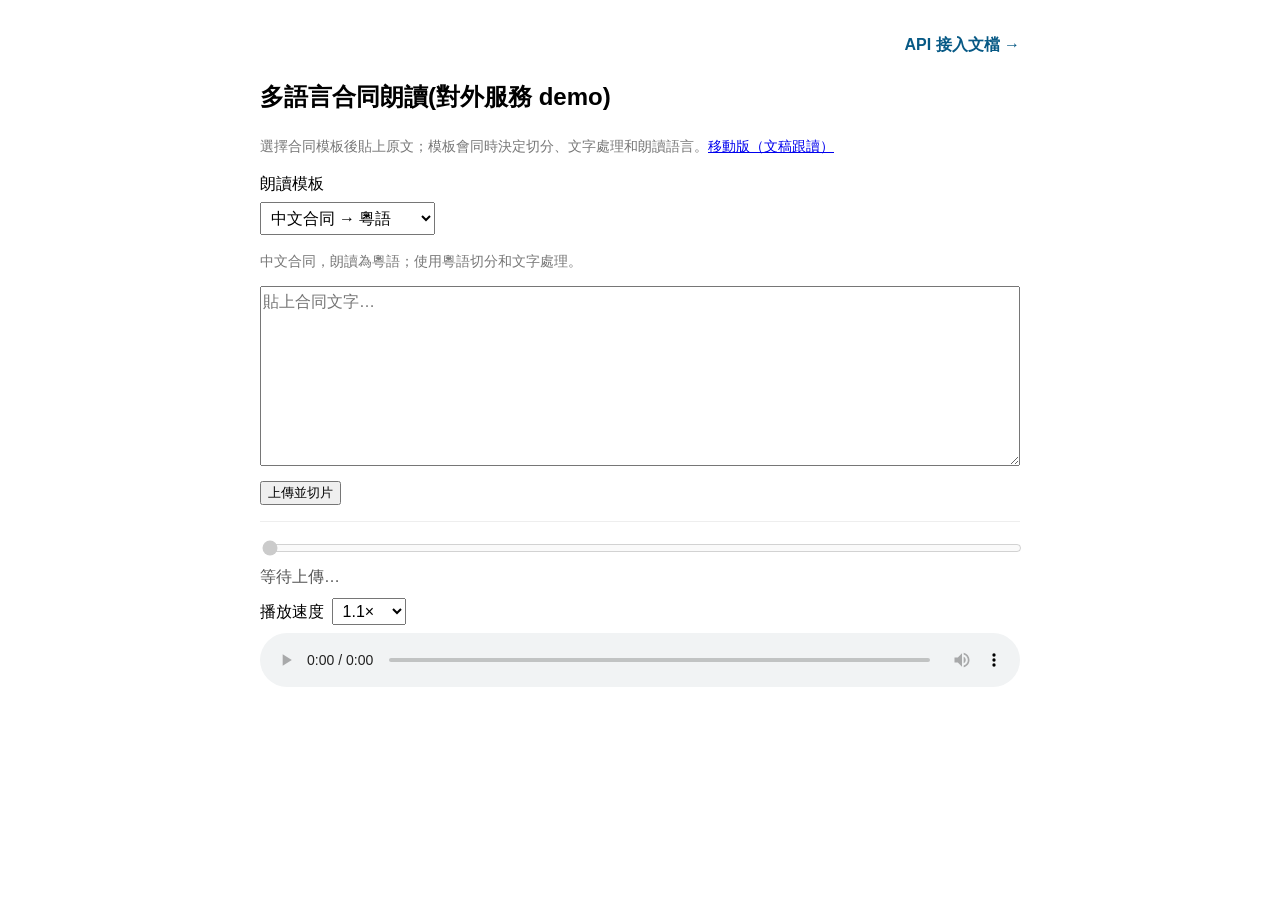
<file: frontend/index.html>
<!doctype html>
<html lang="zh-HK">
<head>
  <meta charset="utf-8" />
  <meta name="viewport" content="width=device-width, initial-scale=1" />
  <title>多語言合同朗讀 — 對外服務 demo</title>
  <style>
    body { font: 16px/1.6 -apple-system, "PingFang HK", sans-serif; max-width: 760px; margin: 2rem auto; padding: 0 1rem; }
    textarea { width: 100%; height: 180px; font: inherit; box-sizing: border-box; }
    .bar { width: 100%; }
    #status { color: #555; min-height: 1.4em; }
    audio { width: 100%; margin-top: .5rem; }
    .playback-settings { display:flex; align-items:center; gap:.5rem; margin-top:.5rem; }
    .playback-settings select { padding:.2rem .35rem; font:inherit; }
    .clause { color: #888; font-size: .9em; margin-top: .3em; }
    button { margin-top: .5rem; }
    .page-nav { display:flex; justify-content:flex-end; margin-bottom:1rem; }
    .page-nav a { color:#075985; font-weight:600; text-decoration:none; }
    .page-nav a:hover { text-decoration:underline; }
    .hint { font-size: .85em; color: #777; }
  </style>
</head>
<body>
  <nav class="page-nav" aria-label="頁面導航">
    <a href="/api-docs">API 接入文檔 →</a>
  </nav>
  <h2>多語言合同朗讀(對外服務 demo)</h2>
  <p class="hint">選擇合同模板後貼上原文；模板會同時決定切分、文字處理和朗讀語言。<a href="mobile.html">移動版（文稿跟讀）</a></p>
  <label for="template">朗讀模板</label>
  <select id="template" style="display:block;margin:.35rem 0 1rem;padding:.35rem;font:inherit;">
    <option value="xcash_yue">中文合同 → 粵語</option>
    <option value="xcash_zh">中文合同 → 普通話</option>
    <option value="xcash_en">英文合同 → English</option>
  </select>
  <p id="templateHint" class="hint"></p>
  <textarea id="text" placeholder="貼上合同文字…"></textarea>
  <button id="upload">上傳並切片</button>
  <hr style="margin:1rem 0;border:none;border-top:1px solid #eee" />
  <input id="bar" class="bar" type="range" min="0" max="1000" value="0" step="1" disabled />
  <div id="status">等待上傳…</div>
  <div class="playback-settings">
    <label for="playbackRate">播放速度</label>
    <select id="playbackRate">
      <option value="1">1.0×</option>
      <option value="1.1">1.1×</option>
      <option value="1.15">1.15×</option>
      <option value="1.25">1.25×</option>
    </select>
  </div>
  <audio id="audio" controls></audio>
  <div id="clause" class="clause"></div>
  <script type="module" src="app.js"></script>
</body>
</html>
</file>
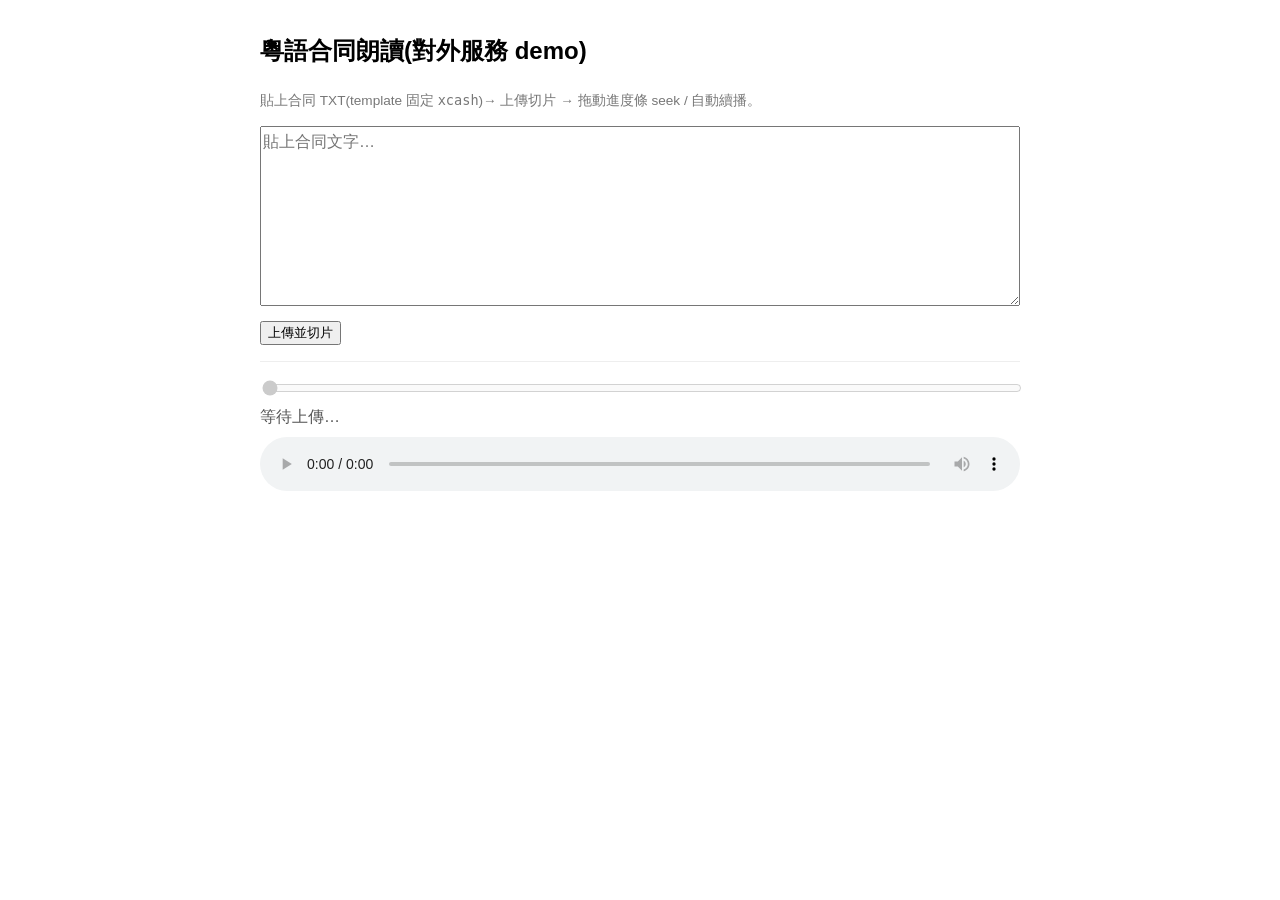
<file: seek_probe/frontend/index.html>
<!doctype html>
<html lang="zh-HK">
<head>
  <meta charset="utf-8" />
  <meta name="viewport" content="width=device-width, initial-scale=1" />
  <title>粵語合同朗讀 — 對外服務 demo</title>
  <style>
    body { font: 16px/1.6 -apple-system, "PingFang HK", sans-serif; max-width: 760px; margin: 2rem auto; padding: 0 1rem; }
    textarea { width: 100%; height: 180px; font: inherit; box-sizing: border-box; }
    .bar { width: 100%; }
    #status { color: #555; min-height: 1.4em; }
    audio { width: 100%; margin-top: .5rem; }
    .clause { color: #888; font-size: .9em; margin-top: .3em; }
    button { margin-top: .5rem; }
    .hint { font-size: .85em; color: #777; }
  </style>
</head>
<body>
  <h2>粵語合同朗讀(對外服務 demo)</h2>
  <p class="hint">貼上合同 TXT(template 固定 <code>xcash</code>)→ 上傳切片 → 拖動進度條 seek / 自動續播。</p>
  <textarea id="text" placeholder="貼上合同文字…"></textarea>
  <button id="upload">上傳並切片</button>
  <hr style="margin:1rem 0;border:none;border-top:1px solid #eee" />
  <input id="bar" class="bar" type="range" min="0" max="1000" value="0" step="1" disabled />
  <div id="status">等待上傳…</div>
  <audio id="audio" controls></audio>
  <div id="clause" class="clause"></div>
  <script src="app.js"></script>
</body>
</html>
</file>
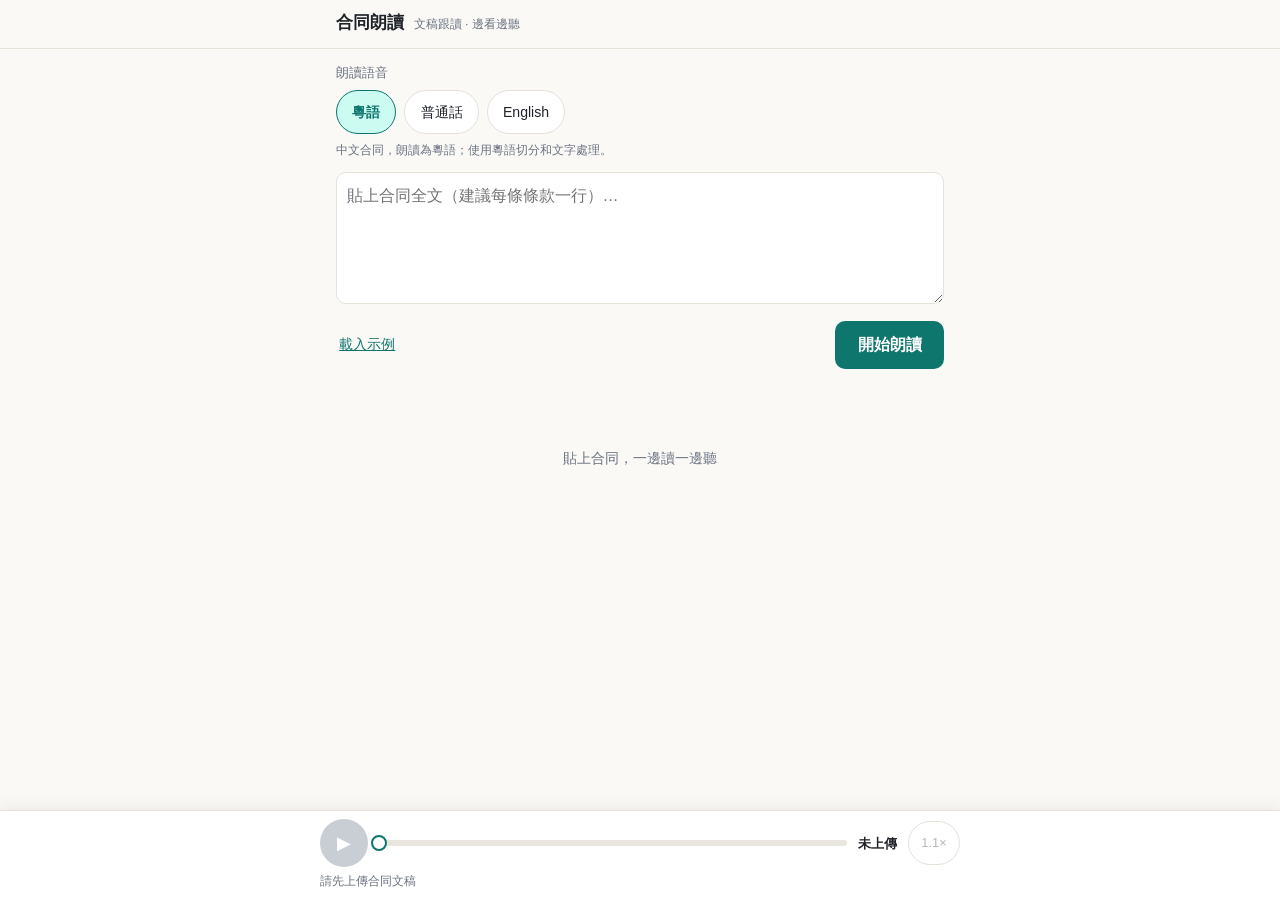
<file: frontend/mobile.html>
<!doctype html>
<html lang="zh-HK">
<head>
  <meta charset="utf-8" />
  <meta name="viewport" content="width=device-width, initial-scale=1, viewport-fit=cover" />
  <title>合同朗讀 · 文稿跟讀（移動版）</title>
  <style>
    :root {
      --paper: #faf9f6;
      --ink: #1f2328;
      --ink-soft: #6b7280;
      --line: #e5e2da;
      --accent: #0f766e;
      --accent-soft: #ccfbf1;
      --hl: #fef3c7;
      --err: #b3261e;
    }
    * { box-sizing: border-box; }
    html { -webkit-text-size-adjust: 100%; }
    body {
      margin: 0;
      font: 16px/1.6 -apple-system, "PingFang HK", sans-serif;
      color: var(--ink);
      background: var(--paper);
      /* 底部 mini-player 高度 + 安全区 */
      padding-bottom: calc(118px + env(safe-area-inset-bottom));
    }
    .wrap { max-width: 640px; margin: 0 auto; padding: 0 16px; }

    /* ---- 頂欄 ---- */
    header {
      position: sticky; top: 0; z-index: 10;
      background: rgba(250, 249, 246, .92);
      backdrop-filter: blur(6px);
      border-bottom: 1px solid var(--line);
      padding-top: env(safe-area-inset-top);
    }
    header .wrap { display: flex; align-items: baseline; gap: .6rem; padding: .65rem 16px; }
    header h1 { font-size: 1.05rem; margin: 0; }
    header .sub { font-size: .78rem; color: var(--ink-soft); }
    #tplBadge { margin-left: auto; font-size: .75rem; color: var(--accent);
      border: 1px solid var(--accent); border-radius: 999px; padding: .1rem .55rem; white-space: nowrap; }

    /* ---- 上傳區 ---- */
    #uploadCard { padding: .9rem 0 .4rem; }
    #uploadCard label.legend { display: block; font-size: .8rem; color: var(--ink-soft); margin-bottom: .4rem; }
    .tpl-chips { display: flex; gap: .5rem; flex-wrap: wrap; }
    .tpl-chip {
      appearance: none; font: inherit; font-size: .88rem;
      border: 1px solid var(--line); background: #fff; color: var(--ink);
      border-radius: 999px; padding: .45rem .95rem; min-height: 44px; cursor: pointer;
    }
    .tpl-chip[aria-pressed="true"] { border-color: var(--accent); background: var(--accent-soft); color: var(--accent); font-weight: 600; }
    #tplHint { font-size: .78rem; color: var(--ink-soft); margin: .45rem 0 .7rem; min-height: 1.2em; }
    textarea {
      width: 100%; height: 132px; font: inherit; padding: .6rem;
      border: 1px solid var(--line); border-radius: 10px; background: #fff;
      resize: vertical;
    }
    .upload-actions { display: flex; gap: .6rem; align-items: center; margin-top: .55rem; }
    #loadSample { appearance: none; font: inherit; font-size: .85rem; color: var(--accent);
      background: none; border: none; text-decoration: underline; padding: .5rem .2rem; cursor: pointer; }
    #startBtn {
      appearance: none; font: inherit; font-size: 1rem; font-weight: 600;
      margin-left: auto; border: none; border-radius: 10px; cursor: pointer;
      background: var(--accent); color: #fff; padding: .7rem 1.4rem; min-height: 44px;
    }
    #startBtn:disabled { opacity: .55; }
    #uploadErr { color: var(--err); font-size: .82rem; margin-top: .45rem; display: none; }

    /* 上傳後折疊摘要 */
    #summaryRow {
      display: none; align-items: center; gap: .6rem;
      padding: .7rem 0; border-bottom: 1px solid var(--line);
    }
    #summaryRow .meta { font-size: .88rem; }
    #summaryRow .meta b { color: var(--accent); }
    #reuploadBtn {
      appearance: none; font: inherit; font-size: .8rem; margin-left: auto;
      border: 1px solid var(--line); background: #fff; border-radius: 999px;
      padding: .35rem .85rem; min-height: 44px; cursor: pointer;
    }

    /* ---- 文稿 ---- */
    #noteLine { display: none; font-size: .74rem; color: var(--ink-soft); padding: .5rem 0 0; }
    #doc { padding: .6rem 0 2rem; }
    #doc .empty { color: var(--ink-soft); font-size: .9rem; text-align: center; padding: 3rem 1rem; }
    #doc .block {
      font-family: "Songti TC", "Noto Serif TC", Georgia, serif;
      font-size: 1.02rem; line-height: 1.9;
      padding: .55rem .6rem .55rem .85rem; margin: 0 0 .35rem;
      border-radius: 8px; cursor: pointer;
      border-left: 3px solid transparent;
      transition: background-color .25s, border-color .25s;
    }
    #doc .block.read { border-left-color: var(--line); color: #4b5563; }
    #doc .block.cur { background: var(--hl); border-left-color: var(--accent); }

    /* ---- 底部 mini-player ---- */
    #player {
      position: fixed; left: 0; right: 0; bottom: 0; z-index: 20;
      background: #fff; border-top: 1px solid var(--line);
      box-shadow: 0 -4px 16px rgba(0, 0, 0, .06);
      padding: .55rem 14px calc(.55rem + env(safe-area-inset-bottom));
    }
    #player .bar { display: flex; align-items: center; gap: .7rem; max-width: 640px; margin: 0 auto; }
    #playBtn {
      appearance: none; border: none; cursor: pointer; flex: none;
      width: 48px; height: 48px; border-radius: 50%;
      background: var(--accent); color: #fff; font-size: 1.15rem;
      display: flex; align-items: center; justify-content: center;
    }
    #playBtn:disabled { background: #c9cdd4; }
    #track {
      flex: 1; height: 44px; display: flex; align-items: center; cursor: pointer;
      touch-action: none; /* 拖動進度時不要觸發頁面滾動 */
    }
    #track .rail { position: relative; width: 100%; height: 6px; border-radius: 3px; background: #e8e6df; }
    #track .fill { position: absolute; left: 0; top: 0; bottom: 0; width: 0;
      border-radius: 3px; background: var(--accent); }
    #track .thumb { position: absolute; top: 50%; width: 16px; height: 16px;
      transform: translate(-50%, -50%); border-radius: 50%;
      background: #fff; border: 2px solid var(--accent); left: 0; }
    #meta { flex: none; text-align: right; }
    #segLabel { font-size: .82rem; font-weight: 600; }
    #segLabel small { color: var(--ink-soft); font-weight: 400; }
    #timeLabel { font-size: .72rem; color: var(--ink-soft); font-variant-numeric: tabular-nums; }
    #speedBtn {
      appearance: none; font: inherit; flex: none; font-size: .8rem;
      border: 1px solid var(--line); background: #fff; border-radius: 999px;
      padding: .3rem .6rem; min-height: 44px; min-width: 52px; cursor: pointer;
      font-variant-numeric: tabular-nums;
    }
    #statusRow {
      max-width: 640px; margin: .3rem auto 0; font-size: .74rem; color: var(--ink-soft);
      min-height: 1.1em; display: flex; align-items: center; gap: .5rem;
    }
    #statusRow.err { color: var(--err); }
    #retryBtn { display: none; appearance: none; font: inherit; font-size: .74rem;
      color: #fff; background: var(--err); border: none; border-radius: 6px;
      padding: .25rem .7rem; cursor: pointer; }
  </style>
</head>
<body>
  <header>
    <div class="wrap">
      <h1>合同朗讀</h1><span class="sub">文稿跟讀 · 邊看邊聽</span>
      <span id="tplBadge" hidden></span>
    </div>
  </header>

  <div class="wrap">
    <section id="uploadCard" aria-label="上傳合同">
      <label class="legend" for="tplChips">朗讀語音</label>
      <div class="tpl-chips" id="tplChips" role="group" aria-label="朗讀語音"></div>
      <p id="tplHint"></p>
      <textarea id="text" placeholder="貼上合同全文（建議每條條款一行）…"></textarea>
      <div class="upload-actions">
        <button id="loadSample" type="button">載入示例</button>
        <button id="startBtn" type="button">開始朗讀</button>
      </div>
      <p id="uploadErr" role="alert"></p>
    </section>

    <section id="summaryRow" aria-label="合同摘要">
      <span class="meta" id="summaryMeta"></span>
      <button id="reuploadBtn" type="button">重新上傳</button>
    </section>

    <p id="noteLine">※ 進度對齊為時間近似（API 不回傳分段文本）；底部段號為實際值。</p>
    <main id="doc">
      <p class="empty">貼上合同，一邊讀一邊聽</p>
    </main>
  </div>

  <footer id="player">
    <div class="bar">
      <button id="playBtn" type="button" aria-label="播放 / 暫停" disabled>▶</button>
      <div id="track" aria-label="朗讀進度（可拖動）">
        <div class="rail"><div class="fill"></div><div class="thumb"></div></div>
      </div>
      <div id="meta">
        <div id="segLabel">未上傳</div>
        <div id="timeLabel"></div>
      </div>
      <button id="speedBtn" type="button" disabled>1×</button>
    </div>
    <div id="statusRow"><span id="statusText">請先上傳合同文稿</span><button id="retryBtn" type="button">重試</button></div>
  </footer>

  <script type="module" src="mobile.mjs"></script>
</body>
</html>
</file>
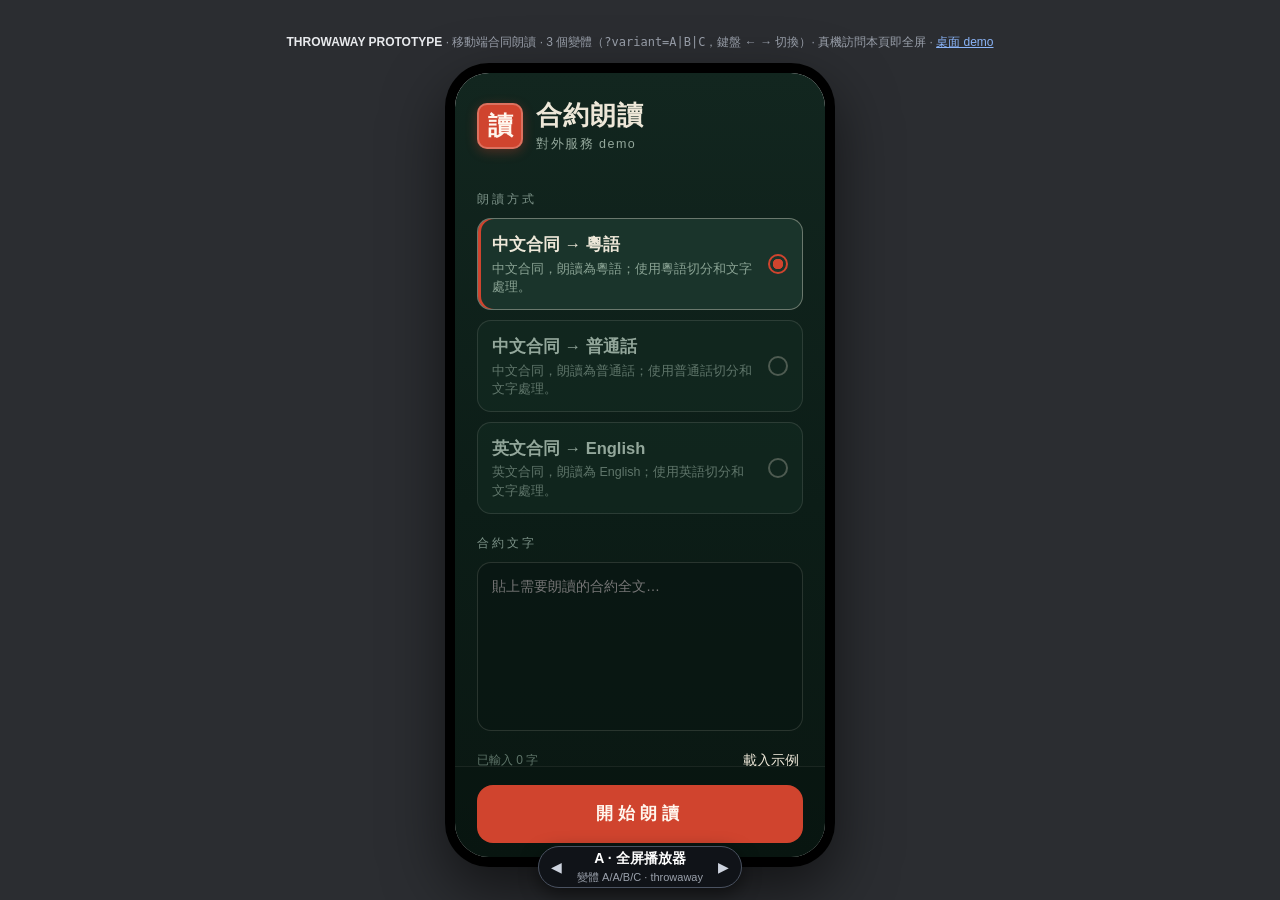
<file: frontend/prototype-mobile.html>
<!doctype html>
<!--
  ⚠️ THROWAWAY UI PROTOTYPE — 回答一个问题：「合同朗讀 demo 的移動端（H5/App WebView）應該長什麼樣？」
  3 個結構性不同的變體，經 ?variant=A|B|C 切換（浮動底欄 / 鍵盤 ←→）：
    A 全屏播放器 · B 文稿跟讀 · C 語音氣泡流
  訪問 http://127.0.0.1:8000/prototype-mobile.html （由 backend.app:app 靜態掛載，無需額外命令）。
  變體文件：prototype-mobile-{a,b,c}.mjs；外殼：prototype-mobile-shell.mjs。
  勝出變體折疊進正式前端後，其餘移到 throwaway 分支，main 不留切換器（見 /prototype 技能）。
-->
<html lang="zh-HK">
<head>
  <meta charset="utf-8" />
  <meta name="viewport" content="width=device-width, initial-scale=1, viewport-fit=cover" />
  <title>PROTOTYPE — 移動端合同朗讀</title>
  <style>
    :root { color-scheme: light; }
    * { box-sizing: border-box; }
    html, body { height: 100%; }
    body {
      margin: 0;
      font: 16px/1.6 -apple-system, "PingFang HK", sans-serif;
      background: #2b2d31;
      display: flex; flex-direction: column; align-items: center; justify-content: center;
      min-height: 100dvh;
    }
    /* ---- 桌面：說明條 + 手機外框 ---- */
    #protoHeader {
      color: #9aa0ab; font-size: 12px; text-align: center; margin-bottom: 10px;
      padding: 0 1rem;
    }
    #protoHeader b { color: #e8eaed; }
    #protoHeader a { color: #8ab4f8; }
    #phone {
      width: 390px; height: 844px; max-height: calc(100dvh - 96px);
      background: #000; border-radius: 44px; padding: 10px;
      box-shadow: 0 24px 60px rgba(0,0,0,.55);
      flex: none;
    }
    #screen {
      position: relative;            /* 變體內的 absolute 底欄以此為定位祖先 */
      width: 100%; height: 100%;
      overflow: hidden;
      border-radius: 34px;
      background: #fff;
    }
    /* ---- 真手機（窄視口）：外框消失，鋪滿屏幕 ---- */
    @media (max-width: 520px) {
      body { background: #fff; }
      #protoHeader { display: none; }
      #phone { width: 100vw; height: 100dvh; max-height: none; border-radius: 0; padding: 0; box-shadow: none; }
      #screen { border-radius: 0; }
    }
    /* ---- 變體切換浮欄（不屬於被評估的設計，刻意高對比） ---- */
    #switcher {
      position: fixed; left: 50%; transform: translateX(-50%); bottom: 12px;
      z-index: 9999;
      display: flex; align-items: center; gap: 2px;
      background: #101318; color: #fff;
      border: 1px solid #4a5261; border-radius: 999px;
      box-shadow: 0 6px 18px rgba(0,0,0,.5);
      font-size: 14px; user-select: none;
    }
    #switcher button {
      appearance: none; border: none; background: transparent; color: #cdd3de;
      font: inherit; padding: 8px 12px; cursor: pointer; border-radius: 999px;
    }
    #switcher button:active { background: #2a3140; }
    #switcherLabel { min-width: 128px; text-align: center; font-weight: 600; color: #fff; }
    #switcherLabel small { display: block; font-weight: 400; color: #9aa0ab; font-size: 11px; }
    .proto-error {
      padding: 2rem 1.2rem; color: #b3261e; font-size: 14px; white-space: pre-wrap;
    }
  </style>
</head>
<body>
  <div id="protoHeader">
    <b>THROWAWAY PROTOTYPE</b> · 移動端合同朗讀 · 3 個變體（<code>?variant=A|B|C</code>，鍵盤 ← → 切換）·
    真機訪問本頁即全屏 · <a href="/">桌面 demo</a>
  </div>
  <div id="phone"><div id="screen"></div></div>
  <div id="switcher">
    <button id="prevVariant" aria-label="上一個變體">◀</button>
    <div id="switcherLabel"></div>
    <button id="nextVariant" aria-label="下一個變體">▶</button>
  </div>
  <script type="module" src="prototype-mobile-shell.mjs"></script>
</body>
</html>
</file>
